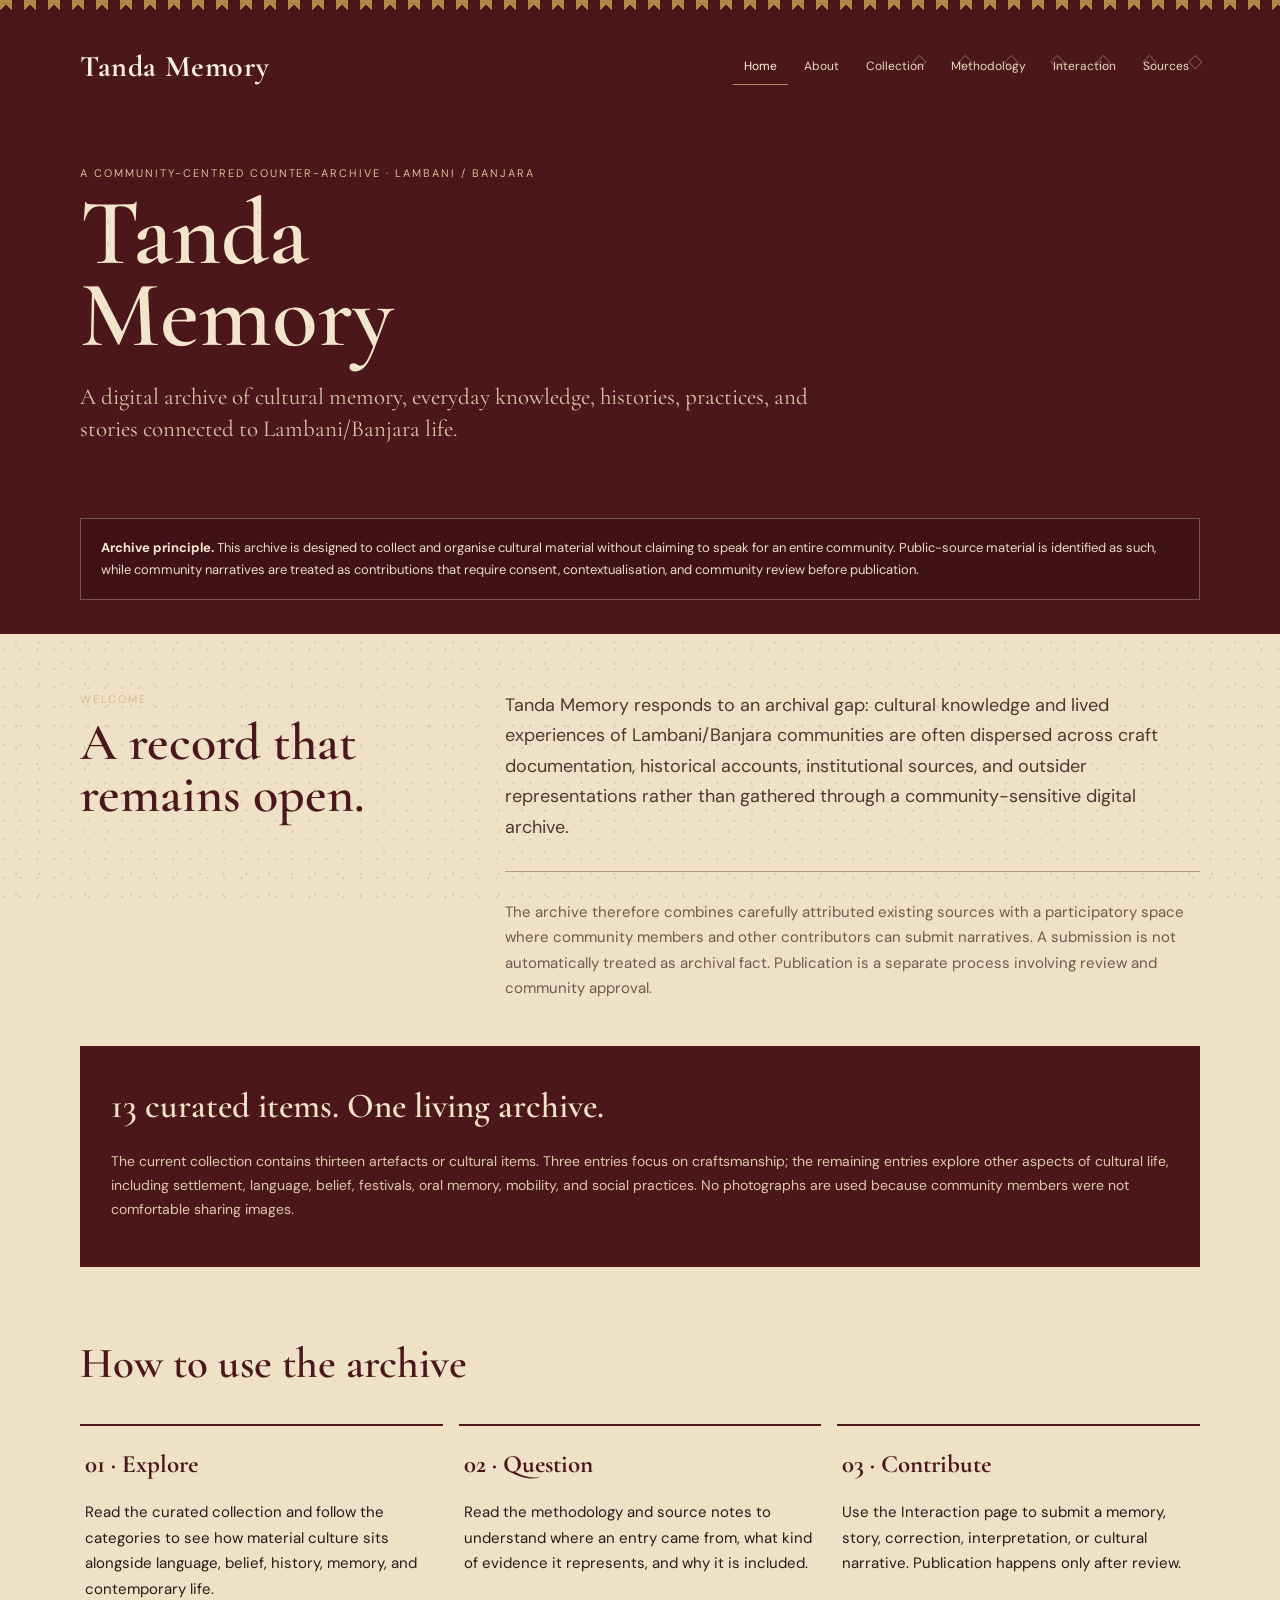
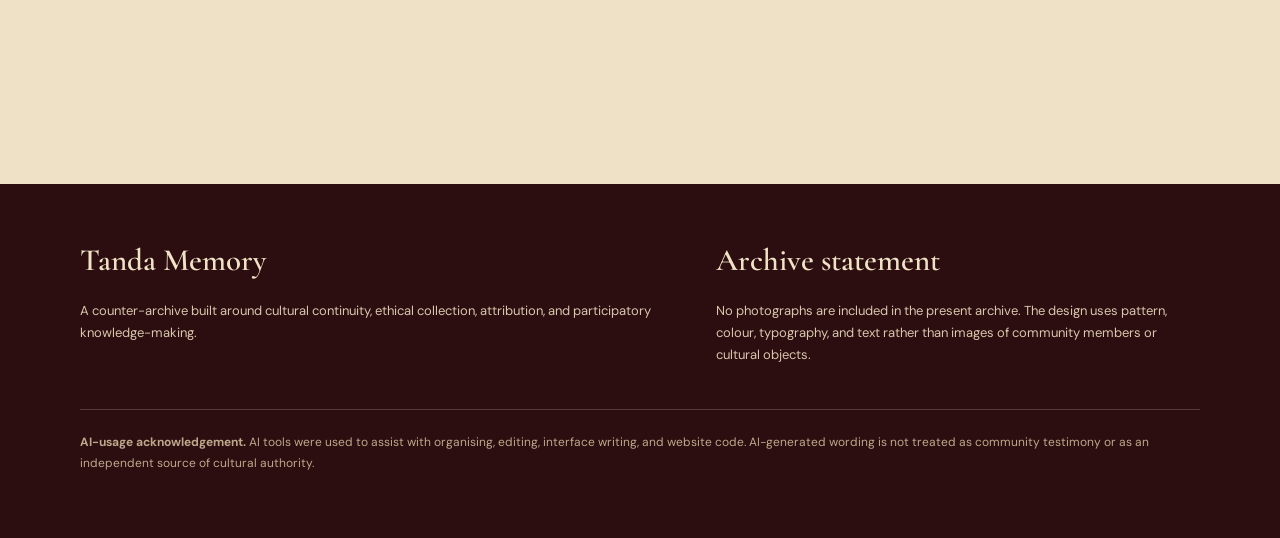
<file: index.html>
<!DOCTYPE html><html lang="en"><head><meta charset="UTF-8"><meta name="viewport" content="width=device-width,initial-scale=1"><title>Tanda Memory — Home</title><link rel="stylesheet" href="style.css"></head><body>
<div class="craft-border"></div><header><div class="container"><div class="topbar"><a class="logo" href="index.html">Tanda Memory</a><nav>
<a href="index.html">Home</a><a href="about.html">About</a><a href="collection.html">Collection</a><a href="methodology.html">Methodology</a><a href="interaction.html">Interaction</a><a href="sources.html">Sources</a></nav></div>
<div class="hero"><div class="kicker">A community-centred counter-archive · Lambani / Banjara</div><h1>Tanda<br>Memory</h1><p>A digital archive of cultural memory, everyday knowledge, histories, practices, and stories connected to Lambani/Banjara life.</p></div>
<div class="ethics"><strong>Archive principle.</strong> This archive is designed to collect and organise cultural material without claiming to speak for an entire community. Public-source material is identified as such, while community narratives are treated as contributions that require consent, contextualisation, and community review before publication.</div></div></header>
<main><div class="container">
<div class="page-intro"><div><div class="kicker">Welcome</div><h2>A record that remains open.</h2></div><div><p class="lead">Tanda Memory responds to an archival gap: cultural knowledge and lived experiences of Lambani/Banjara communities are often dispersed across craft documentation, historical accounts, institutional sources, and outsider representations rather than gathered through a community-sensitive digital archive.</p><div class="rule"></div><p>The archive therefore combines carefully attributed existing sources with a participatory space where community members and other contributors can submit narratives. A submission is not automatically treated as archival fact. Publication is a separate process involving review and community approval.</p></div></div>
<div class="notice"><h2>13 curated items. One living archive.</h2><p>The current collection contains thirteen artefacts or cultural items. Three entries focus on craftsmanship; the remaining entries explore other aspects of cultural life, including settlement, language, belief, festivals, oral memory, mobility, and social practices. No photographs are used because community members were not comfortable sharing images.</p></div>
<section class="section"><h2>How to use the archive</h2><div class="steps">
<div class="step"><b>01 · Explore</b><p>Read the curated collection and follow the categories to see how material culture sits alongside language, belief, history, memory, and contemporary life.</p></div>
<div class="step"><b>02 · Question</b><p>Read the methodology and source notes to understand where an entry came from, what kind of evidence it represents, and why it is included.</p></div>
<div class="step"><b>03 · Contribute</b><p>Use the Interaction page to submit a memory, story, correction, interpretation, or cultural narrative. Publication happens only after review.</p></div>
</div></section>
</div></main>
<footer><div class="container footer-grid"><section><h2>Tanda Memory</h2><p>A counter-archive built around cultural continuity, ethical collection, attribution, and participatory knowledge-making.</p></section><section><h2>Archive statement</h2><p>No photographs are included in the present archive. The design uses pattern, colour, typography, and text rather than images of community members or cultural objects.</p></section></div><div class="container ai"><strong>AI-usage acknowledgement.</strong> AI tools were used to assist with organising, editing, interface writing, and website code. AI-generated wording is not treated as community testimony or as an independent source of cultural authority.</div></footer><script src="main.js"></script></body></html>
</file>
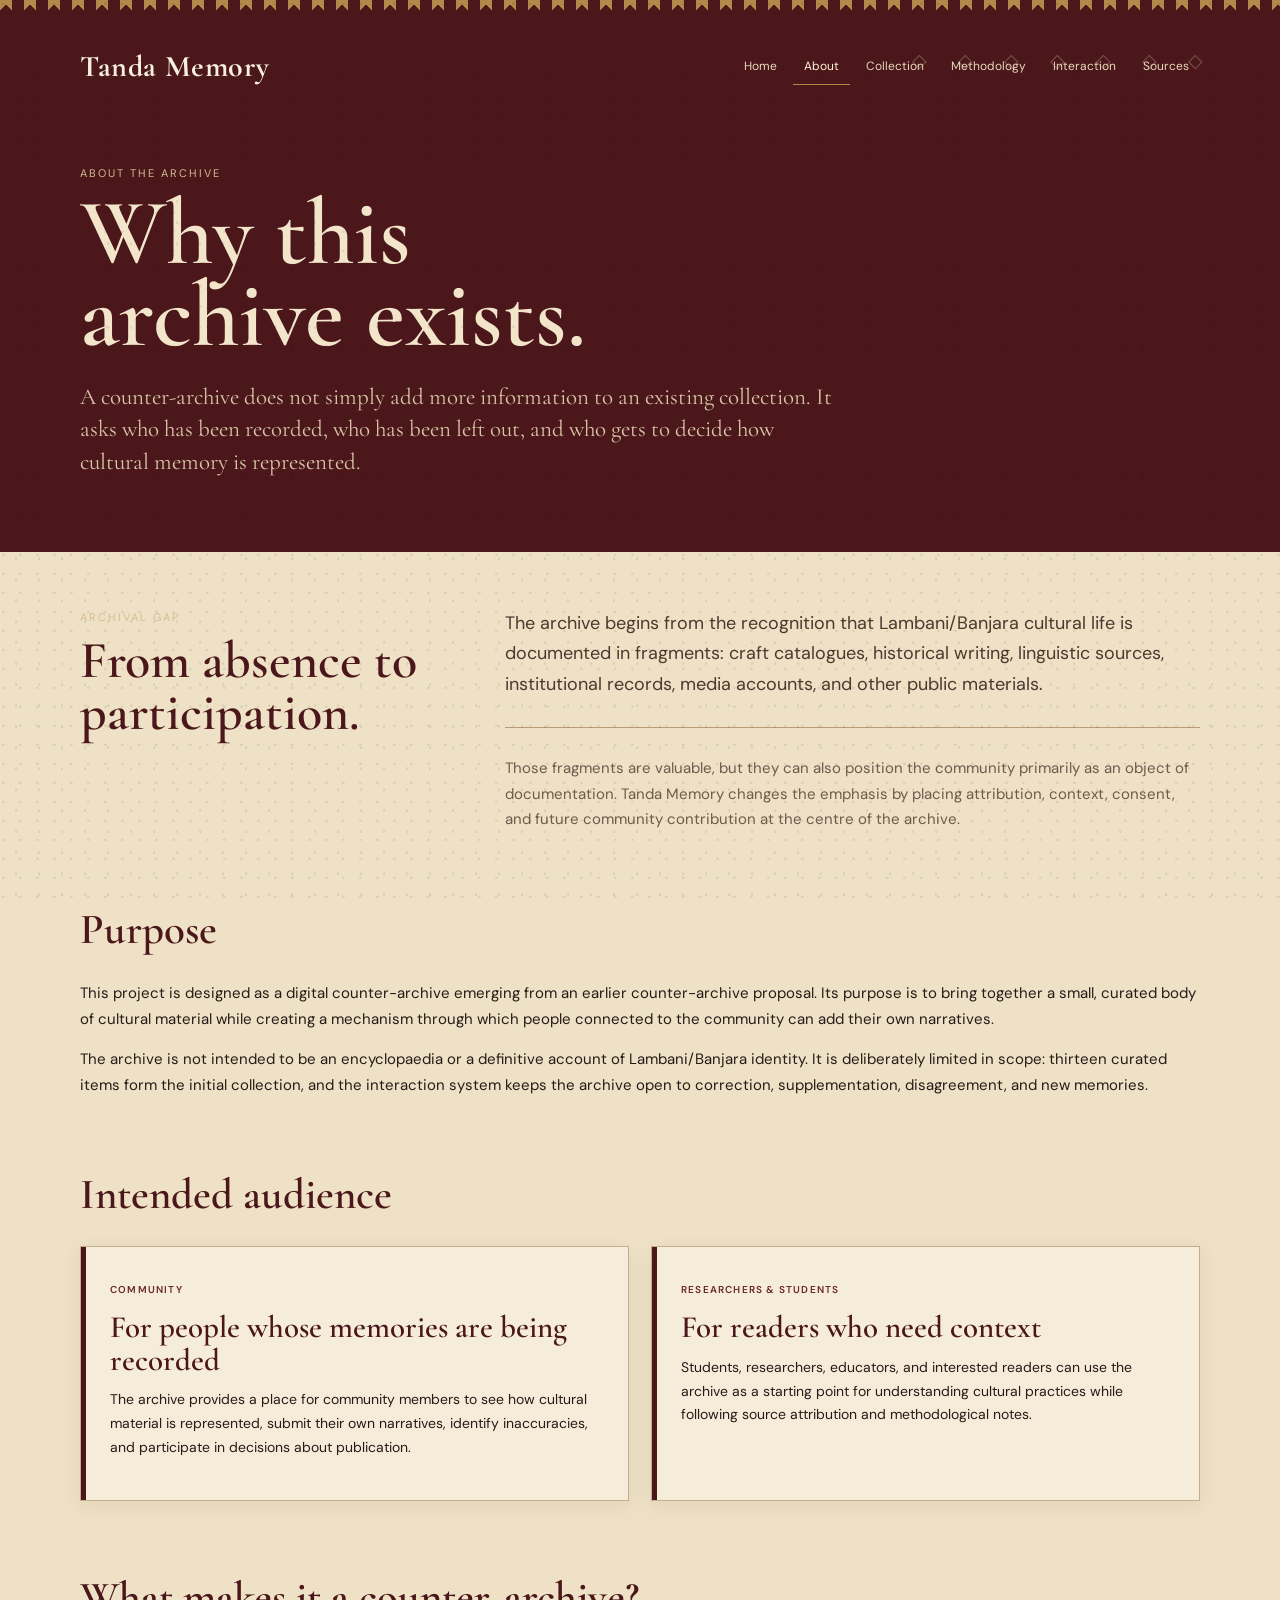
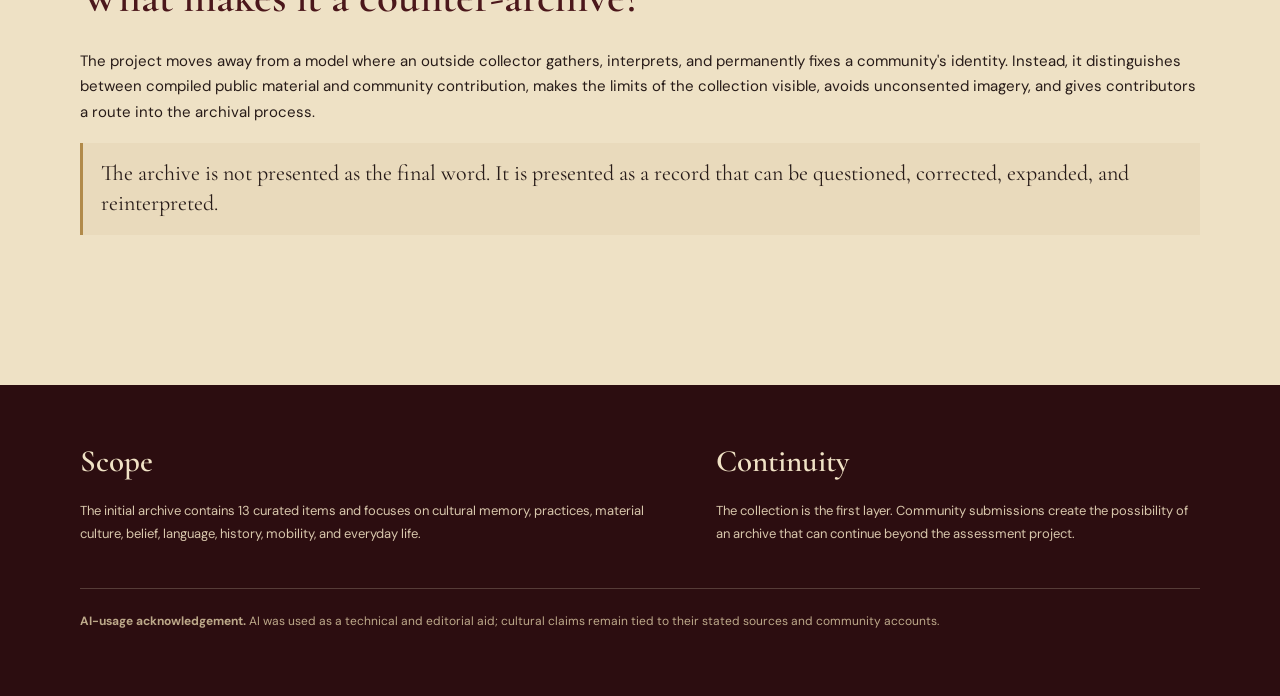
<file: about.html>
<!DOCTYPE html><html lang="en"><head><meta charset="UTF-8"><meta name="viewport" content="width=device-width,initial-scale=1"><title>Tanda Memory — About</title><link rel="stylesheet" href="style.css"></head><body>
<div class="craft-border"></div><header><div class="container"><div class="topbar"><a class="logo" href="index.html">Tanda Memory</a><nav><a href="index.html">Home</a><a href="about.html">About</a><a href="collection.html">Collection</a><a href="methodology.html">Methodology</a><a href="interaction.html">Interaction</a><a href="sources.html">Sources</a></nav></div><div class="hero"><div class="kicker">About the archive</div><h1>Why this<br>archive exists.</h1><p>A counter-archive does not simply add more information to an existing collection. It asks who has been recorded, who has been left out, and who gets to decide how cultural memory is represented.</p></div></div></header>
<main><div class="container">
<div class="page-intro"><div><div class="kicker">Archival gap</div><h2>From absence to participation.</h2></div><div><p class="lead">The archive begins from the recognition that Lambani/Banjara cultural life is documented in fragments: craft catalogues, historical writing, linguistic sources, institutional records, media accounts, and other public materials.</p><div class="rule"></div><p>Those fragments are valuable, but they can also position the community primarily as an object of documentation. Tanda Memory changes the emphasis by placing attribution, context, consent, and future community contribution at the centre of the archive.</p></div></div>
<section class="section"><h2>Purpose</h2><p>This project is designed as a digital counter-archive emerging from an earlier counter-archive proposal. Its purpose is to bring together a small, curated body of cultural material while creating a mechanism through which people connected to the community can add their own narratives.</p><p>The archive is not intended to be an encyclopaedia or a definitive account of Lambani/Banjara identity. It is deliberately limited in scope: thirteen curated items form the initial collection, and the interaction system keeps the archive open to correction, supplementation, disagreement, and new memories.</p></section>
<section class="section"><h2>Intended audience</h2><div class="grid"><article class="card"><span class="tag">Community</span><h3>For people whose memories are being recorded</h3><p>The archive provides a place for community members to see how cultural material is represented, submit their own narratives, identify inaccuracies, and participate in decisions about publication.</p></article><article class="card"><span class="tag">Researchers &amp; students</span><h3>For readers who need context</h3><p>Students, researchers, educators, and interested readers can use the archive as a starting point for understanding cultural practices while following source attribution and methodological notes.</p></article></div></section>
<section class="section"><h2>What makes it a counter-archive?</h2><p>The project moves away from a model where an outside collector gathers, interprets, and permanently fixes a community's identity. Instead, it distinguishes between compiled public material and community contribution, makes the limits of the collection visible, avoids unconsented imagery, and gives contributors a route into the archival process.</p><div class="quote">The archive is not presented as the final word. It is presented as a record that can be questioned, corrected, expanded, and reinterpreted.</div></section>
</div></main><footer><div class="container footer-grid"><section><h2>Scope</h2><p>The initial archive contains 13 curated items and focuses on cultural memory, practices, material culture, belief, language, history, mobility, and everyday life.</p></section><section><h2>Continuity</h2><p>The collection is the first layer. Community submissions create the possibility of an archive that can continue beyond the assessment project.</p></section></div><div class="container ai"><strong>AI-usage acknowledgement.</strong> AI was used as a technical and editorial aid; cultural claims remain tied to their stated sources and community accounts.</div></footer><script src="main.js"></script></body></html>
</file>
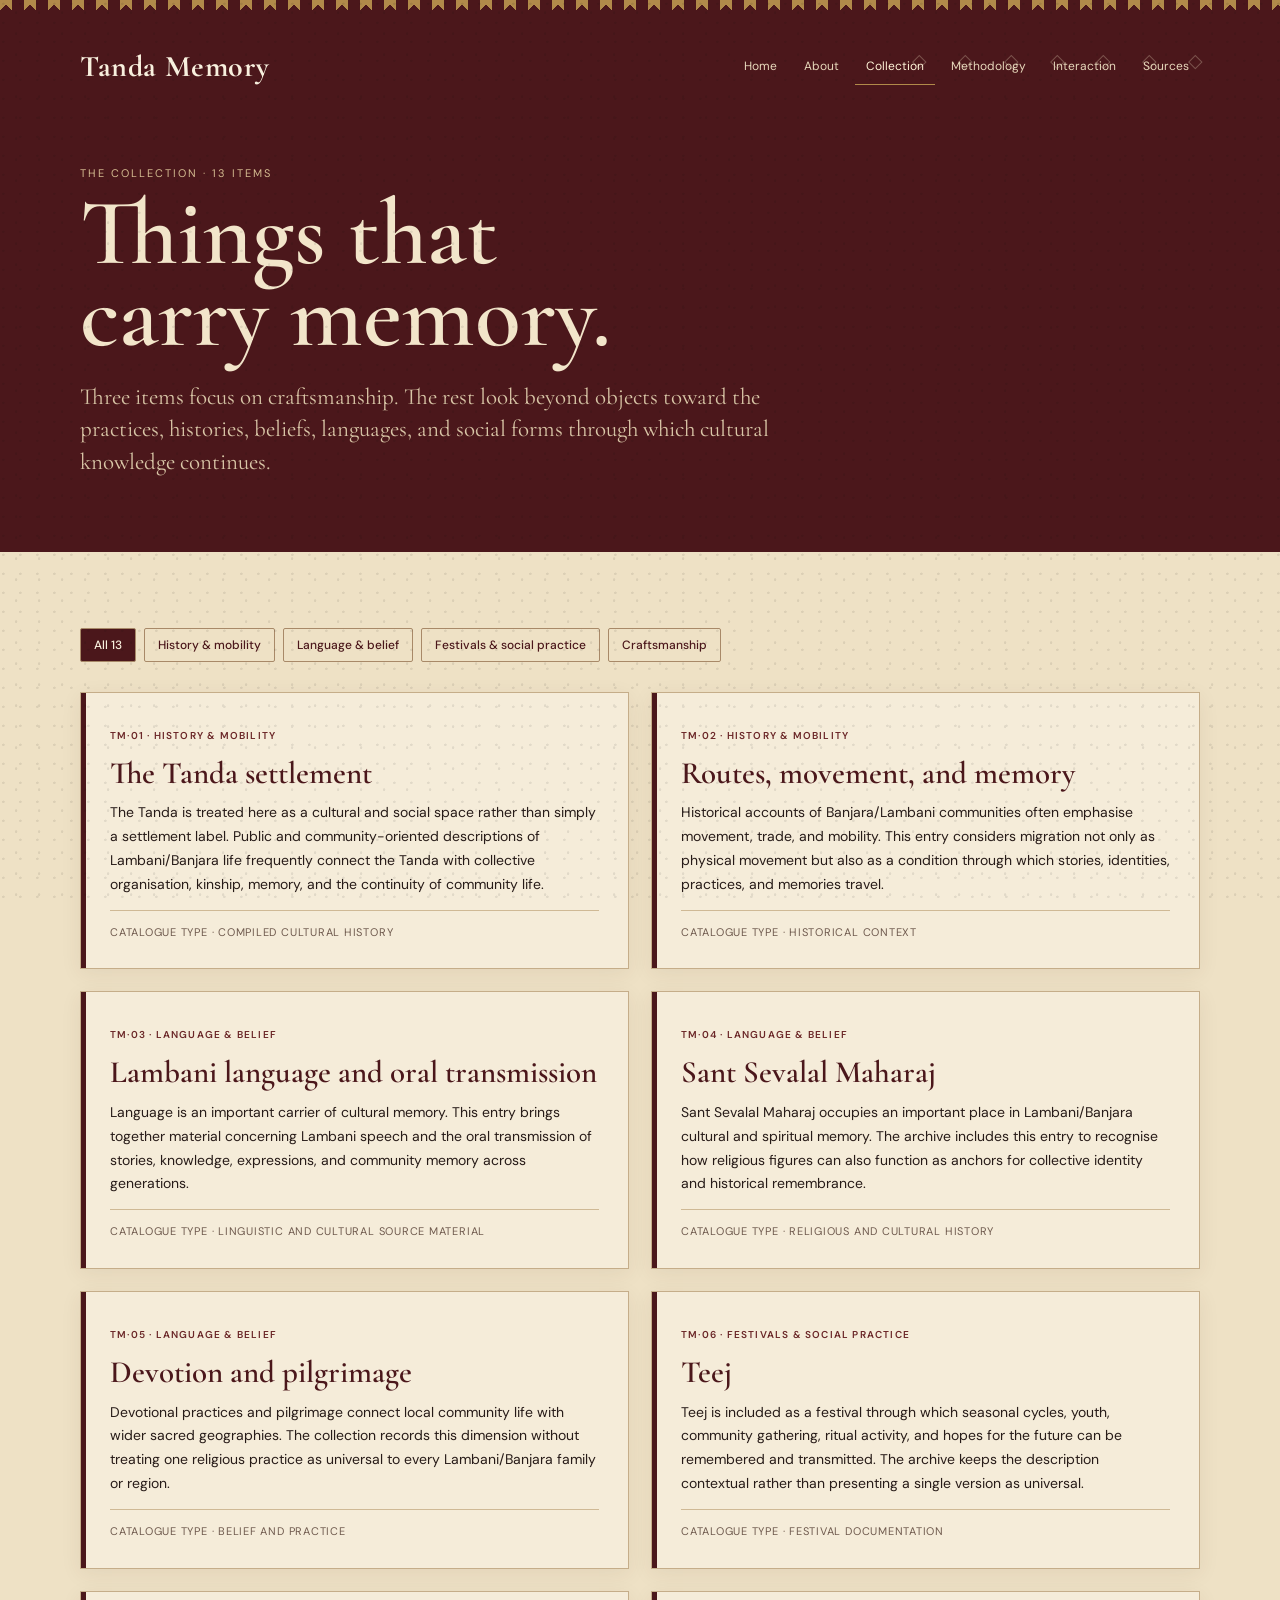
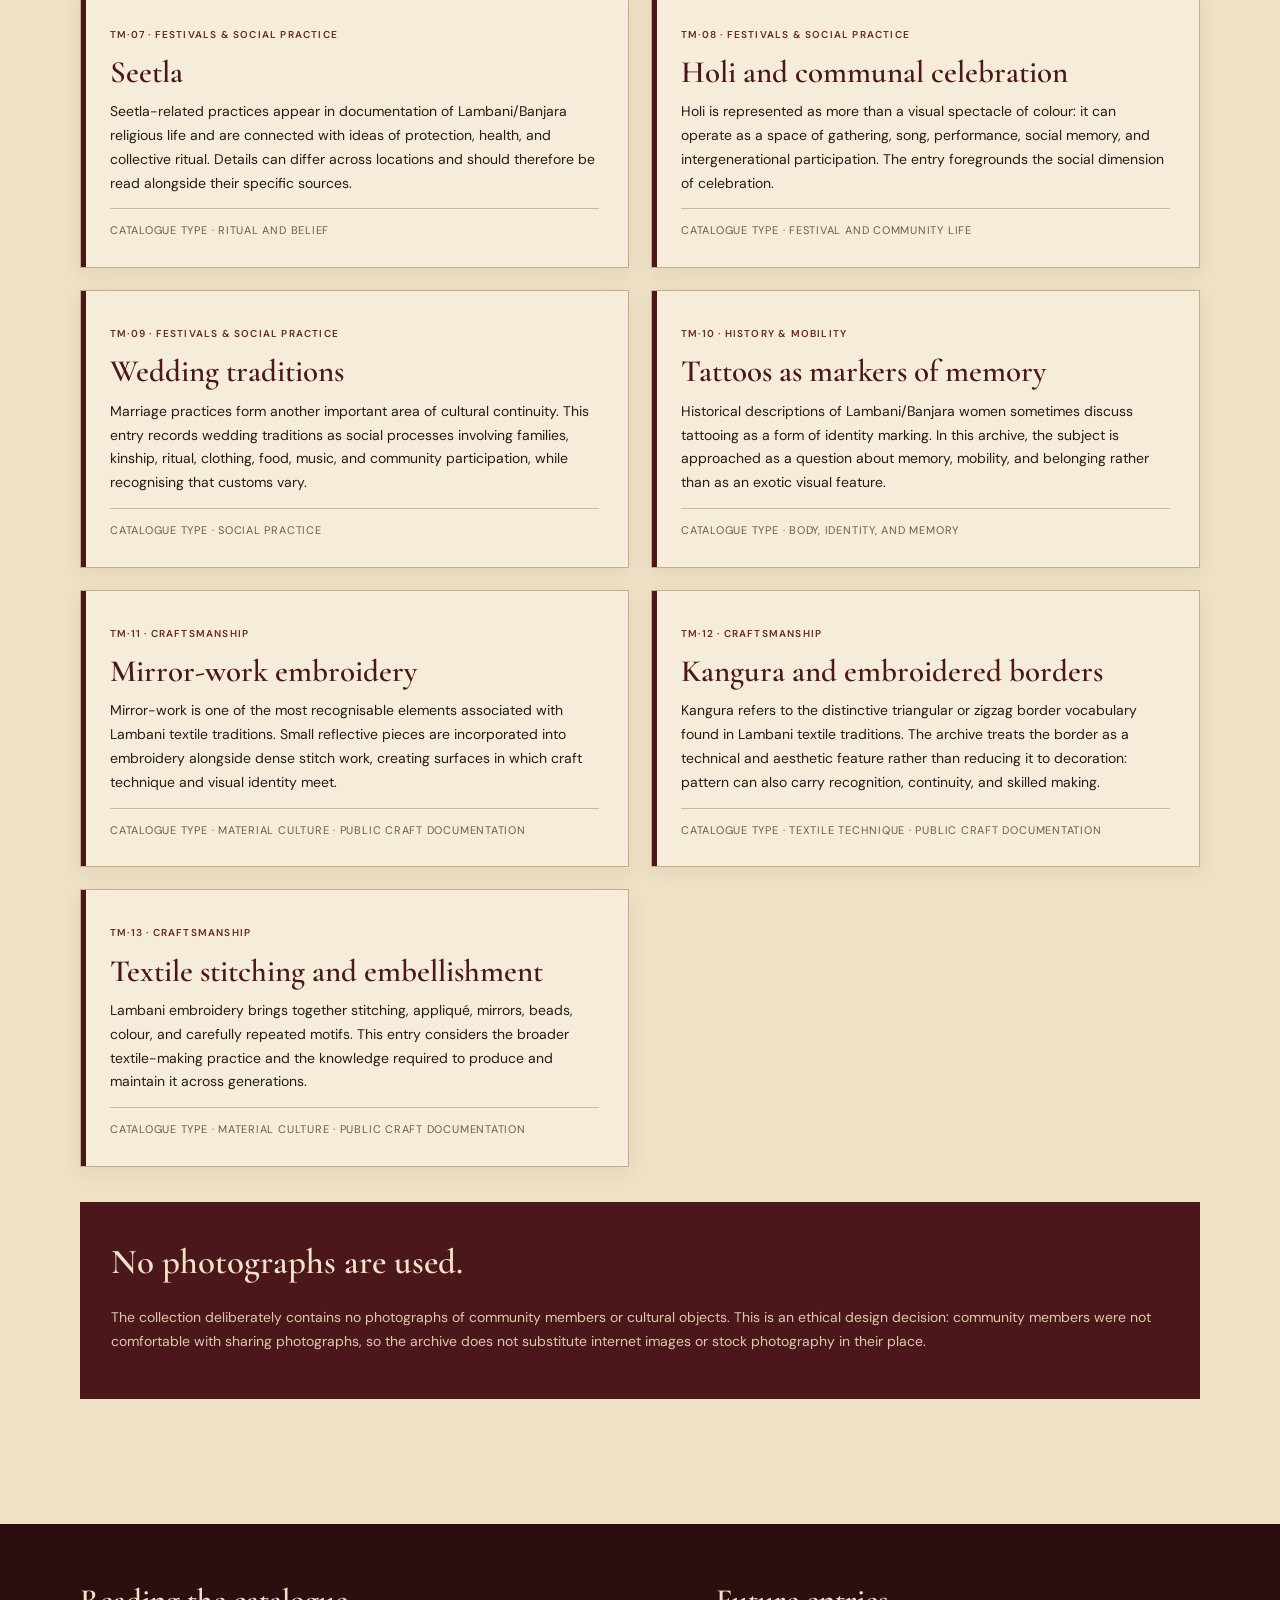
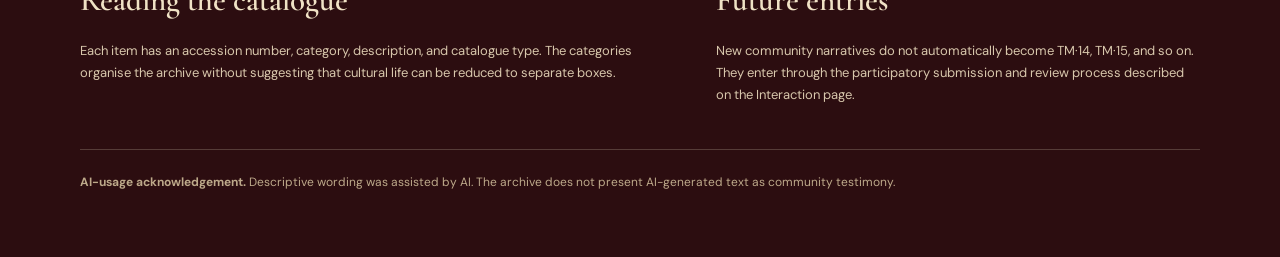
<file: collection.html>
<!DOCTYPE html><html lang="en"><head><meta charset="UTF-8"><meta name="viewport" content="width=device-width,initial-scale=1"><title>Tanda Memory — Collection</title><link rel="stylesheet" href="style.css"></head><body>
<div class="craft-border"></div><header><div class="container"><div class="topbar"><a class="logo" href="index.html">Tanda Memory</a><nav><a href="index.html">Home</a><a href="about.html">About</a><a href="collection.html">Collection</a><a href="methodology.html">Methodology</a><a href="interaction.html">Interaction</a><a href="sources.html">Sources</a></nav></div><div class="hero"><div class="kicker">The collection · 13 items</div><h1>Things that<br>carry memory.</h1><p>Three items focus on craftsmanship. The rest look beyond objects toward the practices, histories, beliefs, languages, and social forms through which cultural knowledge continues.</p></div></div></header>
<main><div class="container">
<div class="archive-tools"><button class="filter active" data-filter="all">All 13</button><button class="filter" data-filter="history">History &amp; mobility</button><button class="filter" data-filter="belief">Language &amp; belief</button><button class="filter" data-filter="practice">Festivals &amp; social practice</button><button class="filter" data-filter="craft">Craftsmanship</button></div>
<div class="grid">
<article class="card" data-category="history"><span class="tag">TM·01 · History &amp; mobility</span><h3>The Tanda settlement</h3><p>The Tanda is treated here as a cultural and social space rather than simply a settlement label. Public and community-oriented descriptions of Lambani/Banjara life frequently connect the Tanda with collective organisation, kinship, memory, and the continuity of community life.</p><div class="meta">Catalogue type · compiled cultural history</div></article>
<article class="card" data-category="history"><span class="tag">TM·02 · History &amp; mobility</span><h3>Routes, movement, and memory</h3><p>Historical accounts of Banjara/Lambani communities often emphasise movement, trade, and mobility. This entry considers migration not only as physical movement but also as a condition through which stories, identities, practices, and memories travel.</p><div class="meta">Catalogue type · historical context</div></article>
<article class="card" data-category="belief"><span class="tag">TM·03 · Language &amp; belief</span><h3>Lambani language and oral transmission</h3><p>Language is an important carrier of cultural memory. This entry brings together material concerning Lambani speech and the oral transmission of stories, knowledge, expressions, and community memory across generations.</p><div class="meta">Catalogue type · linguistic and cultural source material</div></article>
<article class="card" data-category="belief"><span class="tag">TM·04 · Language &amp; belief</span><h3>Sant Sevalal Maharaj</h3><p>Sant Sevalal Maharaj occupies an important place in Lambani/Banjara cultural and spiritual memory. The archive includes this entry to recognise how religious figures can also function as anchors for collective identity and historical remembrance.</p><div class="meta">Catalogue type · religious and cultural history</div></article>
<article class="card" data-category="belief"><span class="tag">TM·05 · Language &amp; belief</span><h3>Devotion and pilgrimage</h3><p>Devotional practices and pilgrimage connect local community life with wider sacred geographies. The collection records this dimension without treating one religious practice as universal to every Lambani/Banjara family or region.</p><div class="meta">Catalogue type · belief and practice</div></article>
<article class="card" data-category="practice"><span class="tag">TM·06 · Festivals &amp; social practice</span><h3>Teej</h3><p>Teej is included as a festival through which seasonal cycles, youth, community gathering, ritual activity, and hopes for the future can be remembered and transmitted. The archive keeps the description contextual rather than presenting a single version as universal.</p><div class="meta">Catalogue type · festival documentation</div></article>
<article class="card" data-category="practice"><span class="tag">TM·07 · Festivals &amp; social practice</span><h3>Seetla</h3><p>Seetla-related practices appear in documentation of Lambani/Banjara religious life and are connected with ideas of protection, health, and collective ritual. Details can differ across locations and should therefore be read alongside their specific sources.</p><div class="meta">Catalogue type · ritual and belief</div></article>
<article class="card" data-category="practice"><span class="tag">TM·08 · Festivals &amp; social practice</span><h3>Holi and communal celebration</h3><p>Holi is represented as more than a visual spectacle of colour: it can operate as a space of gathering, song, performance, social memory, and intergenerational participation. The entry foregrounds the social dimension of celebration.</p><div class="meta">Catalogue type · festival and community life</div></article>
<article class="card" data-category="practice"><span class="tag">TM·09 · Festivals &amp; social practice</span><h3>Wedding traditions</h3><p>Marriage practices form another important area of cultural continuity. This entry records wedding traditions as social processes involving families, kinship, ritual, clothing, food, music, and community participation, while recognising that customs vary.</p><div class="meta">Catalogue type · social practice</div></article>
<article class="card" data-category="history"><span class="tag">TM·10 · History &amp; mobility</span><h3>Tattoos as markers of memory</h3><p>Historical descriptions of Lambani/Banjara women sometimes discuss tattooing as a form of identity marking. In this archive, the subject is approached as a question about memory, mobility, and belonging rather than as an exotic visual feature.</p><div class="meta">Catalogue type · body, identity, and memory</div></article>
<article class="card" data-category="craft"><span class="tag">TM·11 · Craftsmanship</span><h3>Mirror-work embroidery</h3><p>Mirror-work is one of the most recognisable elements associated with Lambani textile traditions. Small reflective pieces are incorporated into embroidery alongside dense stitch work, creating surfaces in which craft technique and visual identity meet.</p><div class="meta">Catalogue type · material culture · public craft documentation</div></article>
<article class="card" data-category="craft"><span class="tag">TM·12 · Craftsmanship</span><h3>Kangura and embroidered borders</h3><p>Kangura refers to the distinctive triangular or zigzag border vocabulary found in Lambani textile traditions. The archive treats the border as a technical and aesthetic feature rather than reducing it to decoration: pattern can also carry recognition, continuity, and skilled making.</p><div class="meta">Catalogue type · textile technique · public craft documentation</div></article>
<article class="card" data-category="craft"><span class="tag">TM·13 · Craftsmanship</span><h3>Textile stitching and embellishment</h3><p>Lambani embroidery brings together stitching, appliqué, mirrors, beads, colour, and carefully repeated motifs. This entry considers the broader textile-making practice and the knowledge required to produce and maintain it across generations.</p><div class="meta">Catalogue type · material culture · public craft documentation</div></article>
</div>
<div class="notice"><h2>No photographs are used.</h2><p>The collection deliberately contains no photographs of community members or cultural objects. This is an ethical design decision: community members were not comfortable with sharing photographs, so the archive does not substitute internet images or stock photography in their place.</p></div>
</div></main><footer><div class="container footer-grid"><section><h2>Reading the catalogue</h2><p>Each item has an accession number, category, description, and catalogue type. The categories organise the archive without suggesting that cultural life can be reduced to separate boxes.</p></section><section><h2>Future entries</h2><p>New community narratives do not automatically become TM·14, TM·15, and so on. They enter through the participatory submission and review process described on the Interaction page.</p></section></div><div class="container ai"><strong>AI-usage acknowledgement.</strong> Descriptive wording was assisted by AI. The archive does not present AI-generated text as community testimony.</div></footer><script src="main.js"></script></body></html>
</file>
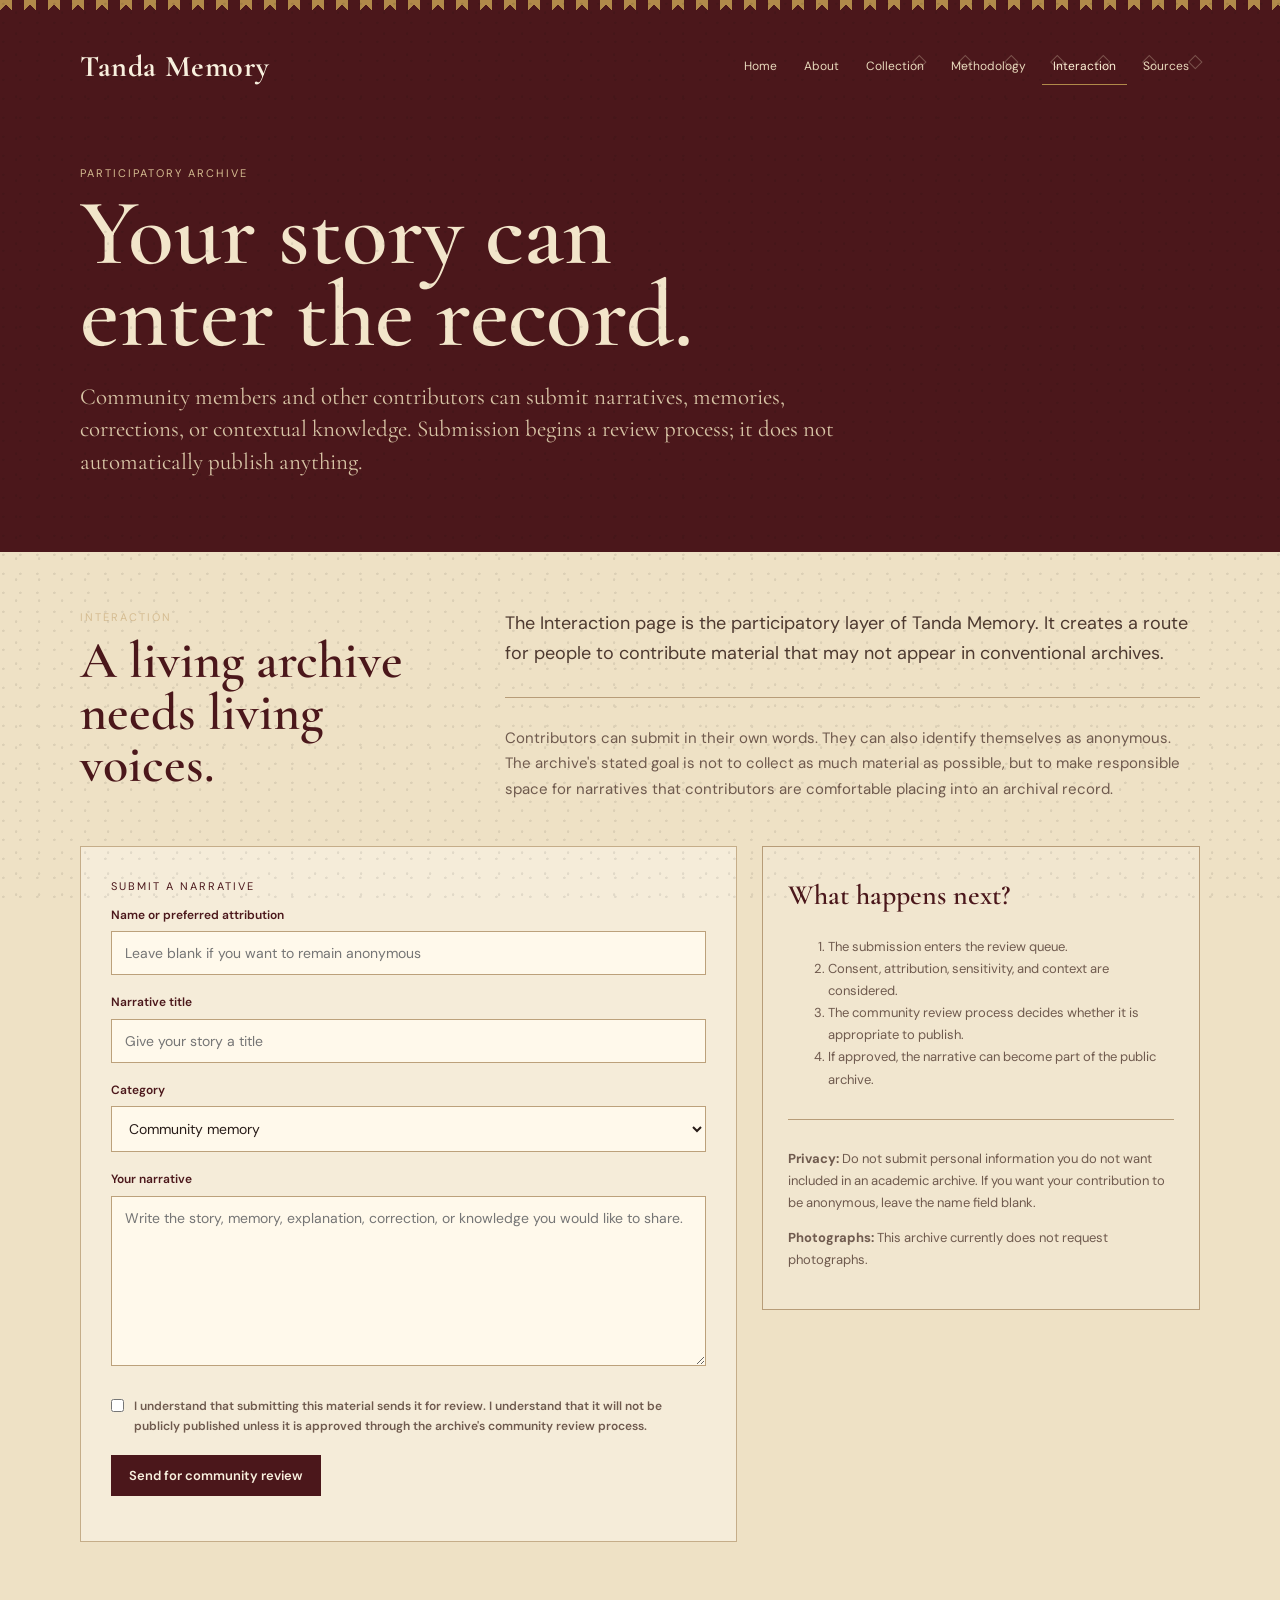
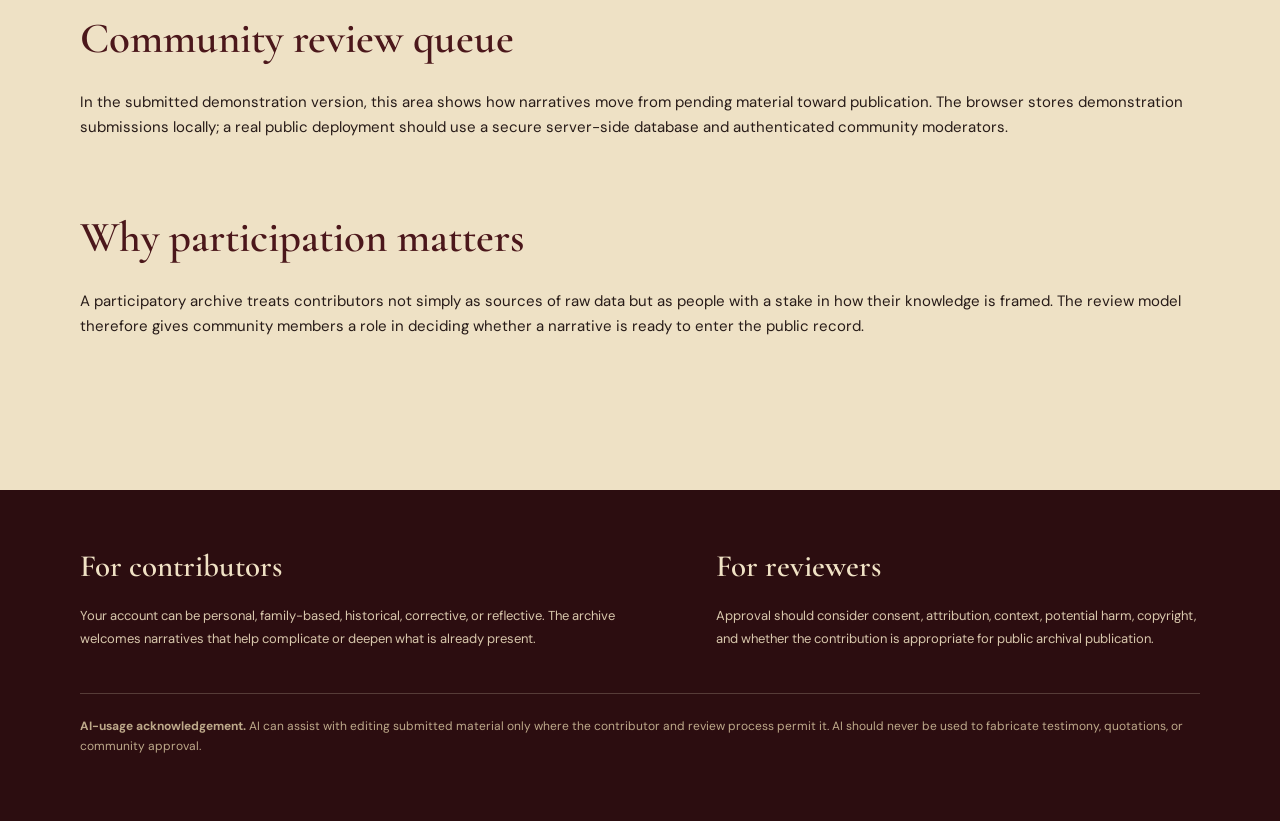
<file: interaction.html>
<!DOCTYPE html><html lang="en"><head><meta charset="UTF-8"><meta name="viewport" content="width=device-width,initial-scale=1"><title>Tanda Memory — Interaction</title><link rel="stylesheet" href="style.css"></head><body>
<div class="craft-border"></div><header><div class="container"><div class="topbar"><a class="logo" href="index.html">Tanda Memory</a><nav><a href="index.html">Home</a><a href="about.html">About</a><a href="collection.html">Collection</a><a href="methodology.html">Methodology</a><a href="interaction.html">Interaction</a><a href="sources.html">Sources</a></nav></div><div class="hero"><div class="kicker">Participatory archive</div><h1>Your story can<br>enter the record.</h1><p>Community members and other contributors can submit narratives, memories, corrections, or contextual knowledge. Submission begins a review process; it does not automatically publish anything.</p></div></div></header>
<main><div class="container">
<div class="page-intro"><div><div class="kicker">Interaction</div><h2>A living archive needs living voices.</h2></div><div><p class="lead">The Interaction page is the participatory layer of Tanda Memory. It creates a route for people to contribute material that may not appear in conventional archives.</p><div class="rule"></div><p>Contributors can submit in their own words. They can also identify themselves as anonymous. The archive's stated goal is not to collect as much material as possible, but to make responsible space for narratives that contributors are comfortable placing into an archival record.</p></div></div>
<div class="form-wrap">
<form id="narrativeForm">
<div class="kicker" style="color:var(--maroon)">Submit a narrative</div>
<label for="name">Name or preferred attribution</label><input id="name" name="name" placeholder="Leave blank if you want to remain anonymous">
<label for="title">Narrative title</label><input id="title" name="title" required placeholder="Give your story a title">
<label for="category">Category</label><select id="category" name="category"><option>Community memory</option><option>Language</option><option>Belief or festival</option><option>Craft or material culture</option><option>History or migration</option><option>Everyday life</option><option>Correction or addition</option></select>
<label for="text">Your narrative</label><textarea id="text" name="text" required placeholder="Write the story, memory, explanation, correction, or knowledge you would like to share."></textarea>
<label class="checkbox"><input type="checkbox" required> I understand that submitting this material sends it for review. I understand that it will not be publicly published unless it is approved through the archive's community review process.</label>
<button class="submit" type="submit">Send for community review</button>
<p id="received" style="font-size:12px;color:var(--maroon);margin-top:15px"></p>
</form>
<aside class="sidebox"><h3>What happens next?</h3><ol><li>The submission enters the review queue.</li><li>Consent, attribution, sensitivity, and context are considered.</li><li>The community review process decides whether it is appropriate to publish.</li><li>If approved, the narrative can become part of the public archive.</li></ol><div class="rule"></div><p><strong>Privacy:</strong> Do not submit personal information you do not want included in an academic archive. If you want your contribution to be anonymous, leave the name field blank.</p><p><strong>Photographs:</strong> This archive currently does not request photographs.</p></aside>
</div>
<section class="section"><h2>Community review queue</h2><p>In the submitted demonstration version, this area shows how narratives move from pending material toward publication. The browser stores demonstration submissions locally; a real public deployment should use a secure server-side database and authenticated community moderators.</p><div id="submissionList" class="submissions"></div></section>
<section class="section"><h2>Why participation matters</h2><p>A participatory archive treats contributors not simply as sources of raw data but as people with a stake in how their knowledge is framed. The review model therefore gives community members a role in deciding whether a narrative is ready to enter the public record.</p></section>
</div></main><footer><div class="container footer-grid"><section><h2>For contributors</h2><p>Your account can be personal, family-based, historical, corrective, or reflective. The archive welcomes narratives that help complicate or deepen what is already present.</p></section><section><h2>For reviewers</h2><p>Approval should consider consent, attribution, context, potential harm, copyright, and whether the contribution is appropriate for public archival publication.</p></section></div><div class="container ai"><strong>AI-usage acknowledgement.</strong> AI can assist with editing submitted material only where the contributor and review process permit it. AI should never be used to fabricate testimony, quotations, or community approval.</div></footer><script src="main.js"></script></body></html>
</file>
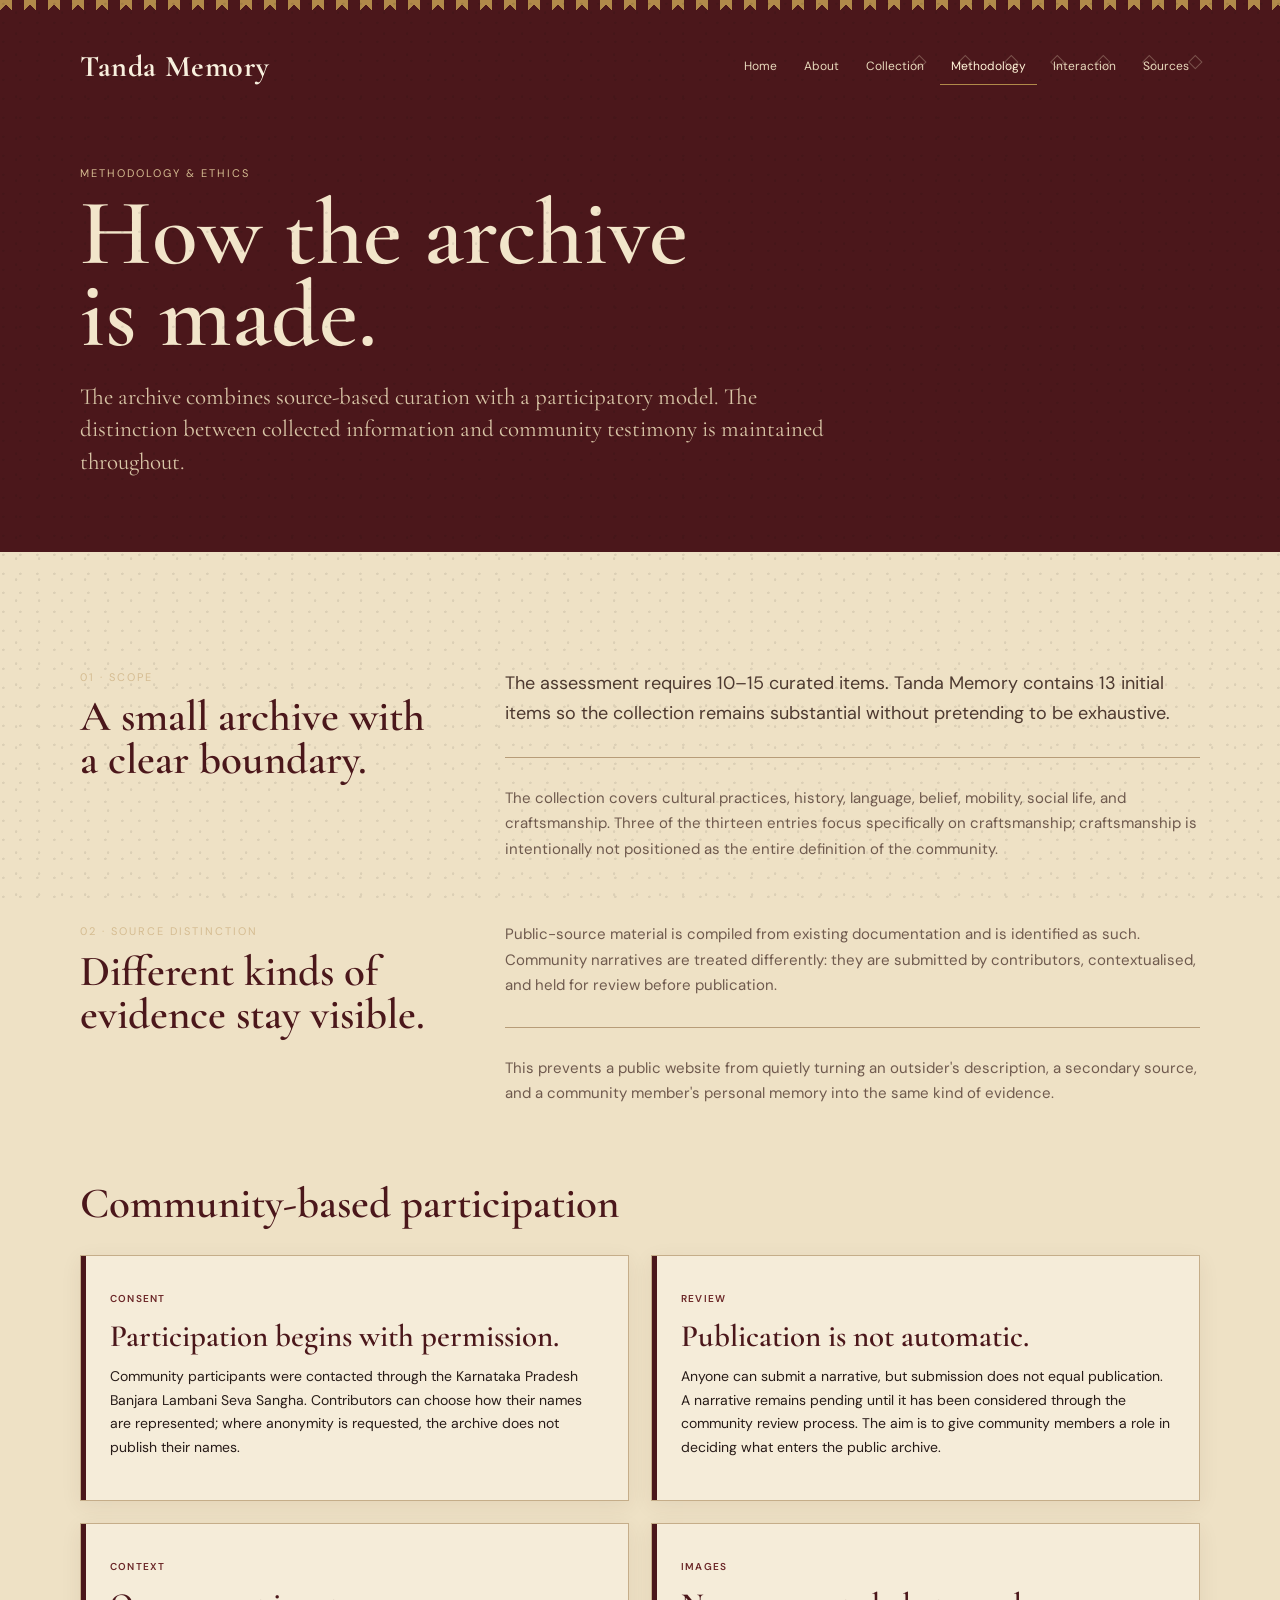
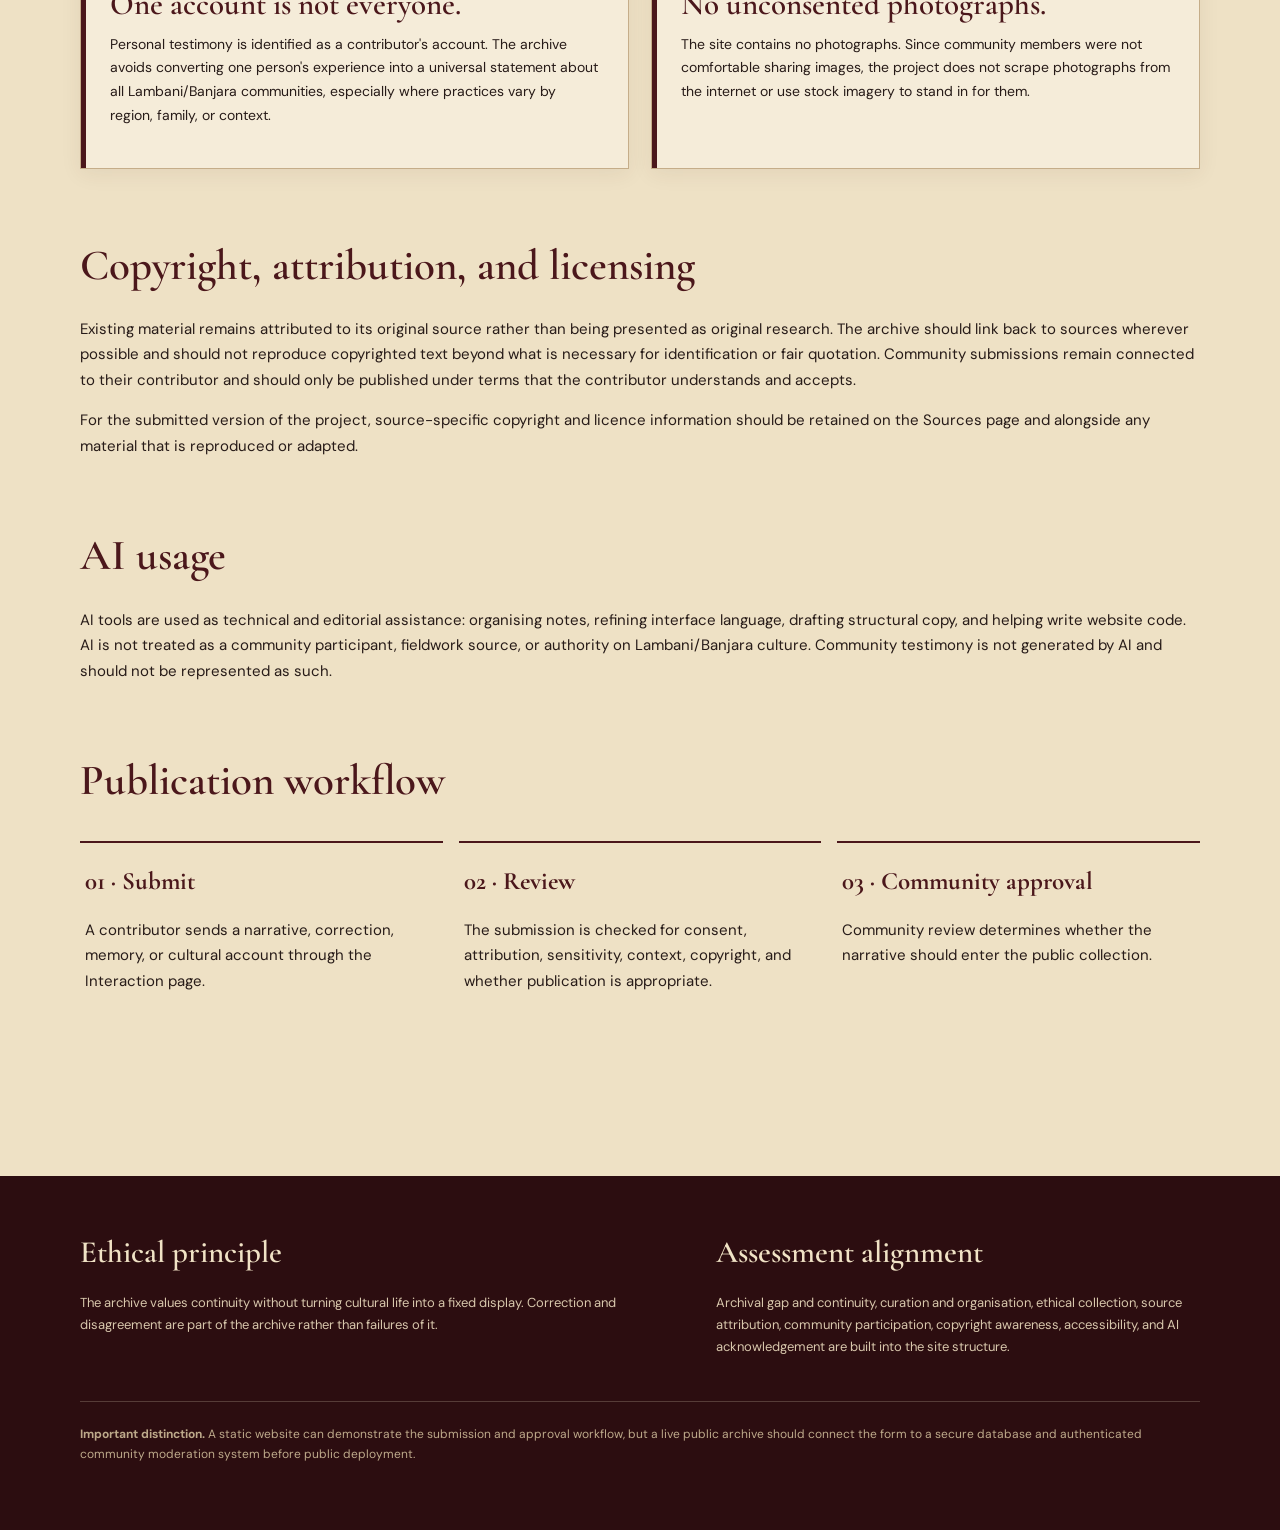
<file: methodology.html>
<!DOCTYPE html><html lang="en"><head><meta charset="UTF-8"><meta name="viewport" content="width=device-width,initial-scale=1"><title>Tanda Memory — Methodology</title><link rel="stylesheet" href="style.css"></head><body>
<div class="craft-border"></div><header><div class="container"><div class="topbar"><a class="logo" href="index.html">Tanda Memory</a><nav><a href="index.html">Home</a><a href="about.html">About</a><a href="collection.html">Collection</a><a href="methodology.html">Methodology</a><a href="interaction.html">Interaction</a><a href="sources.html">Sources</a></nav></div><div class="hero"><div class="kicker">Methodology &amp; ethics</div><h1>How the archive<br>is made.</h1><p>The archive combines source-based curation with a participatory model. The distinction between collected information and community testimony is maintained throughout.</p></div></div></header>
<main><div class="container">
<section class="section"><div class="page-intro"><div><div class="kicker">01 · Scope</div><h2>A small archive with a clear boundary.</h2></div><div><p class="lead">The assessment requires 10–15 curated items. Tanda Memory contains 13 initial items so the collection remains substantial without pretending to be exhaustive.</p><div class="rule"></div><p>The collection covers cultural practices, history, language, belief, mobility, social life, and craftsmanship. Three of the thirteen entries focus specifically on craftsmanship; craftsmanship is intentionally not positioned as the entire definition of the community.</p></div></div></section>
<section class="section"><div class="page-intro"><div><div class="kicker">02 · Source distinction</div><h2>Different kinds of evidence stay visible.</h2></div><div><p>Public-source material is compiled from existing documentation and is identified as such. Community narratives are treated differently: they are submitted by contributors, contextualised, and held for review before publication.</p><div class="rule"></div><p>This prevents a public website from quietly turning an outsider's description, a secondary source, and a community member's personal memory into the same kind of evidence.</p></div></div></section>
<section class="section"><h2>Community-based participation</h2><div class="grid"><article class="card"><span class="tag">Consent</span><h3>Participation begins with permission.</h3><p>Community participants were contacted through the Karnataka Pradesh Banjara Lambani Seva Sangha. Contributors can choose how their names are represented; where anonymity is requested, the archive does not publish their names.</p></article><article class="card"><span class="tag">Review</span><h3>Publication is not automatic.</h3><p>Anyone can submit a narrative, but submission does not equal publication. A narrative remains pending until it has been considered through the community review process. The aim is to give community members a role in deciding what enters the public archive.</p></article><article class="card"><span class="tag">Context</span><h3>One account is not everyone.</h3><p>Personal testimony is identified as a contributor's account. The archive avoids converting one person's experience into a universal statement about all Lambani/Banjara communities, especially where practices vary by region, family, or context.</p></article><article class="card"><span class="tag">Images</span><h3>No unconsented photographs.</h3><p>The site contains no photographs. Since community members were not comfortable sharing images, the project does not scrape photographs from the internet or use stock imagery to stand in for them.</p></article></div></section>
<section class="section"><h2>Copyright, attribution, and licensing</h2><p>Existing material remains attributed to its original source rather than being presented as original research. The archive should link back to sources wherever possible and should not reproduce copyrighted text beyond what is necessary for identification or fair quotation. Community submissions remain connected to their contributor and should only be published under terms that the contributor understands and accepts.</p><p>For the submitted version of the project, source-specific copyright and licence information should be retained on the Sources page and alongside any material that is reproduced or adapted.</p></section>
<section class="section"><h2>AI usage</h2><p>AI tools are used as technical and editorial assistance: organising notes, refining interface language, drafting structural copy, and helping write website code. AI is not treated as a community participant, fieldwork source, or authority on Lambani/Banjara culture. Community testimony is not generated by AI and should not be represented as such.</p></section>
<section class="section"><h2>Publication workflow</h2><div class="steps"><div class="step"><b>01 · Submit</b><p>A contributor sends a narrative, correction, memory, or cultural account through the Interaction page.</p></div><div class="step"><b>02 · Review</b><p>The submission is checked for consent, attribution, sensitivity, context, copyright, and whether publication is appropriate.</p></div><div class="step"><b>03 · Community approval</b><p>Community review determines whether the narrative should enter the public collection.</p></div></div></section>
</div></main><footer><div class="container footer-grid"><section><h2>Ethical principle</h2><p>The archive values continuity without turning cultural life into a fixed display. Correction and disagreement are part of the archive rather than failures of it.</p></section><section><h2>Assessment alignment</h2><p>Archival gap and continuity, curation and organisation, ethical collection, source attribution, community participation, copyright awareness, accessibility, and AI acknowledgement are built into the site structure.</p></section></div><div class="container ai"><strong>Important distinction.</strong> A static website can demonstrate the submission and approval workflow, but a live public archive should connect the form to a secure database and authenticated community moderation system before public deployment.</div></footer><script src="main.js"></script></body></html>
</file>
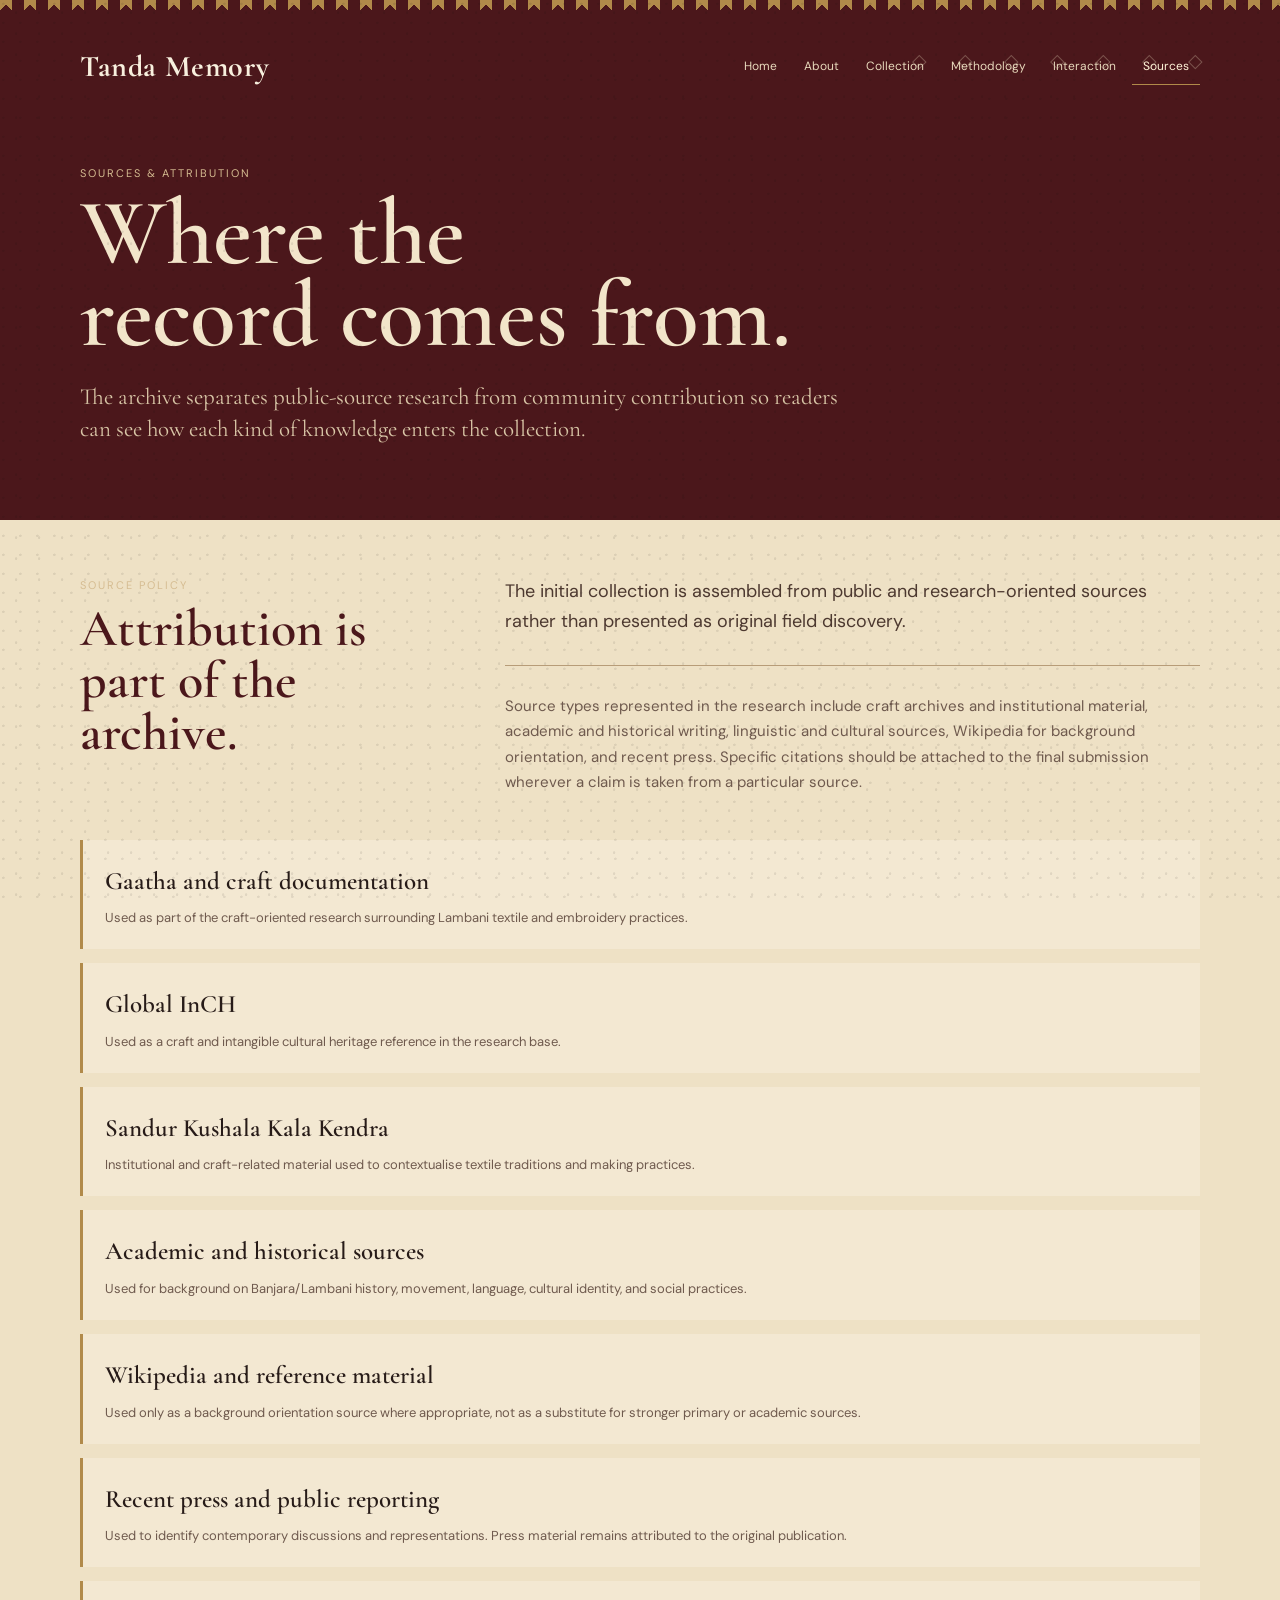
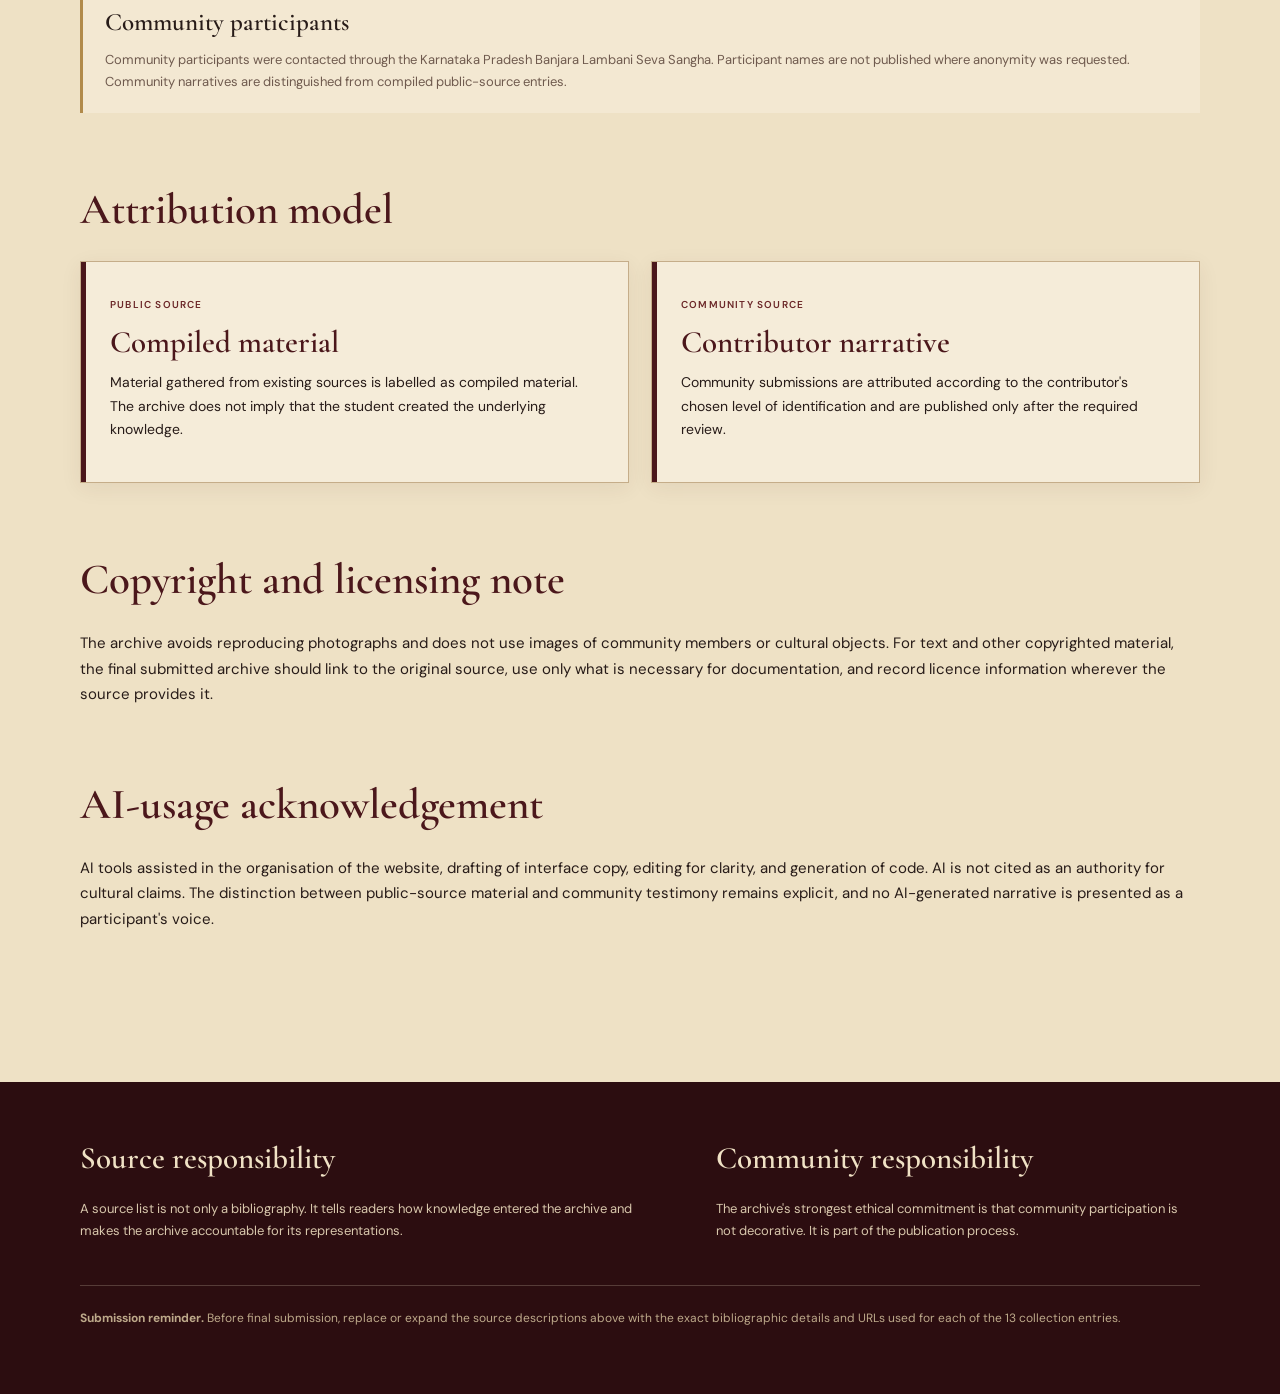
<file: sources.html>
<!DOCTYPE html><html lang="en"><head><meta charset="UTF-8"><meta name="viewport" content="width=device-width,initial-scale=1"><title>Tanda Memory — Sources</title><link rel="stylesheet" href="style.css"></head><body>
<div class="craft-border"></div><header><div class="container"><div class="topbar"><a class="logo" href="index.html">Tanda Memory</a><nav><a href="index.html">Home</a><a href="about.html">About</a><a href="collection.html">Collection</a><a href="methodology.html">Methodology</a><a href="interaction.html">Interaction</a><a href="sources.html">Sources</a></nav></div><div class="hero"><div class="kicker">Sources &amp; attribution</div><h1>Where the<br>record comes from.</h1><p>The archive separates public-source research from community contribution so readers can see how each kind of knowledge enters the collection.</p></div></div></header>
<main><div class="container">
<div class="page-intro"><div><div class="kicker">Source policy</div><h2>Attribution is part of the archive.</h2></div><div><p class="lead">The initial collection is assembled from public and research-oriented sources rather than presented as original field discovery.</p><div class="rule"></div><p>Source types represented in the research include craft archives and institutional material, academic and historical writing, linguistic and cultural sources, Wikipedia for background orientation, and recent press. Specific citations should be attached to the final submission wherever a claim is taken from a particular source.</p></div></div>
<div class="sources-list">
<div class="source-item"><h3>Gaatha and craft documentation</h3><p>Used as part of the craft-oriented research surrounding Lambani textile and embroidery practices.</p></div>
<div class="source-item"><h3>Global InCH</h3><p>Used as a craft and intangible cultural heritage reference in the research base.</p></div>
<div class="source-item"><h3>Sandur Kushala Kala Kendra</h3><p>Institutional and craft-related material used to contextualise textile traditions and making practices.</p></div>
<div class="source-item"><h3>Academic and historical sources</h3><p>Used for background on Banjara/Lambani history, movement, language, cultural identity, and social practices.</p></div>
<div class="source-item"><h3>Wikipedia and reference material</h3><p>Used only as a background orientation source where appropriate, not as a substitute for stronger primary or academic sources.</p></div>
<div class="source-item"><h3>Recent press and public reporting</h3><p>Used to identify contemporary discussions and representations. Press material remains attributed to the original publication.</p></div>
<div class="source-item"><h3>Community participants</h3><p>Community participants were contacted through the Karnataka Pradesh Banjara Lambani Seva Sangha. Participant names are not published where anonymity was requested. Community narratives are distinguished from compiled public-source entries.</p></div>
</div>
<section class="section"><h2>Attribution model</h2><div class="grid"><article class="card"><span class="tag">Public source</span><h3>Compiled material</h3><p>Material gathered from existing sources is labelled as compiled material. The archive does not imply that the student created the underlying knowledge.</p></article><article class="card"><span class="tag">Community source</span><h3>Contributor narrative</h3><p>Community submissions are attributed according to the contributor's chosen level of identification and are published only after the required review.</p></article></div></section>
<section class="section"><h2>Copyright and licensing note</h2><p>The archive avoids reproducing photographs and does not use images of community members or cultural objects. For text and other copyrighted material, the final submitted archive should link to the original source, use only what is necessary for documentation, and record licence information wherever the source provides it.</p></section>
<section class="section"><h2>AI-usage acknowledgement</h2><p>AI tools assisted in the organisation of the website, drafting of interface copy, editing for clarity, and generation of code. AI is not cited as an authority for cultural claims. The distinction between public-source material and community testimony remains explicit, and no AI-generated narrative is presented as a participant's voice.</p></section>
</div></main><footer><div class="container footer-grid"><section><h2>Source responsibility</h2><p>A source list is not only a bibliography. It tells readers how knowledge entered the archive and makes the archive accountable for its representations.</p></section><section><h2>Community responsibility</h2><p>The archive's strongest ethical commitment is that community participation is not decorative. It is part of the publication process.</p></section></div><div class="container ai"><strong>Submission reminder.</strong> Before final submission, replace or expand the source descriptions above with the exact bibliographic details and URLs used for each of the 13 collection entries.</div></footer><script src="main.js"></script></body></html>
</file>
<file: style.css>
@import url('https://fonts.googleapis.com/css2?family=Cormorant+Garamond:wght@400;500;600;700&family=DM+Sans:wght@400;500;600&display=swap');

:root{
  --maroon:#4b171b; --maroon-dark:#2d0d10; --maroon-soft:#6b2728;
  --parchment:#eee1c5; --paper:#f5ecd9; --ink:#271b18; --muted:#6f5a4e;
  --line:#b79c78; --gold:#b18a4a; --cream:#f8f0de; --white:#fffaf0;
}
*{box-sizing:border-box}
html{scroll-behavior:smooth}
body{margin:0;color:var(--ink);background:var(--parchment);font-family:"DM Sans",Arial,sans-serif;line-height:1.7}
body:before{content:"";position:fixed;inset:0;pointer-events:none;z-index:50;opacity:.08;
background-image:radial-gradient(circle at 20% 20%,#000 0 1px,transparent 1.5px),radial-gradient(circle at 70% 60%,#000 0 1px,transparent 1.5px);
background-size:17px 19px,23px 21px;mix-blend-mode:multiply}
a{color:inherit;text-decoration:none}
.container{width:min(1120px,calc(100% - 40px));margin:auto}
.craft-border{height:17px;background:linear-gradient(135deg,var(--gold) 25%,transparent 25%) 0 0/24px 17px,linear-gradient(225deg,var(--gold) 25%,transparent 25%) 12px 0/24px 17px;background-color:var(--maroon)}
header{background:var(--maroon);color:var(--cream);padding:24px 0 34px;position:relative;overflow:hidden}
header:after{content:"◇ ◇ ◇ ◇ ◇ ◇ ◇";position:absolute;right:5%;top:28px;letter-spacing:13px;font-size:19px;color:rgba(238,225,197,.3)}
.topbar{display:flex;align-items:center;justify-content:space-between;gap:25px}
.logo{font-family:"Cormorant Garamond",Georgia,serif;font-size:30px;font-weight:700;letter-spacing:.02em}
nav{display:flex;flex-wrap:wrap;justify-content:flex-end;gap:5px;position:relative;z-index:2}
nav a{padding:8px 11px;font-size:12px;color:#e7d8bb;border-bottom:1px solid transparent}
nav a:hover,nav a.active{color:#fff3d7;border-bottom-color:var(--gold)}
.hero{padding:72px 0 40px;max-width:920px}
.kicker{text-transform:uppercase;letter-spacing:.18em;font-size:11px;color:#d5bc91;margin-bottom:9px}
h1,h2,h3{font-family:"Cormorant Garamond",Georgia,serif;font-weight:600}
h1{font-size:clamp(55px,8vw,94px);line-height:.88;margin:0;color:#f2e5ca}
.hero p{max-width:760px;margin:24px 0 0;color:#d9c6a7;font-family:"Cormorant Garamond",Georgia,serif;font-size:23px;line-height:1.4}
.ethics{margin-top:32px;padding:18px 20px;border:1px solid rgba(238,225,197,.32);background:rgba(20,4,6,.2);color:#eadcc4;font-size:13px}
.ethics strong{color:#f4e8d1}
main{padding:56px 0 90px}
.page-intro{display:grid;grid-template-columns:.8fr 1.5fr;gap:55px;margin-bottom:44px}
.page-intro h2{font-size:52px;line-height:1;margin:0;color:var(--maroon)}
.page-intro p{color:var(--muted);font-size:15px;margin:0}
.rule{height:1px;background:var(--line);margin:28px 0}
.section{margin:60px 0}
.section h2{font-size:43px;color:var(--maroon);margin:0 0 15px}
.section h3{font-size:29px;color:var(--maroon);margin:24px 0 8px}
.section p,.section li{font-size:15px}
.lead{font-size:18px!important;color:#4d3930!important;max-width:850px}
.grid{display:grid;grid-template-columns:repeat(2,minmax(0,1fr));gap:22px}
.card{background:var(--paper);border:1px solid #c5ad89;padding:27px 29px;position:relative;box-shadow:0 5px 20px rgba(70,39,22,.07)}
.card:before{content:"";position:absolute;left:0;top:0;bottom:0;width:5px;background:var(--maroon)}
.card h3{font-size:31px;line-height:1.05;margin:10px 0 12px;color:var(--maroon)}
.card p{font-size:14px;margin:0 0 13px}
.meta{font-size:11px;color:var(--muted);border-top:1px solid #cfb995;padding-top:12px;text-transform:uppercase;letter-spacing:.07em}
.tag{display:inline-block;font-size:10px;letter-spacing:.12em;text-transform:uppercase;color:var(--maroon-soft);font-weight:600}
.quote{margin:18px 0;padding:16px 18px;border-left:3px solid var(--gold);background:rgba(177,138,74,.08);font-family:"Cormorant Garamond",Georgia,serif;font-size:22px;line-height:1.35}
.notice{background:var(--maroon);color:var(--cream);padding:31px;margin:35px 0}
.notice h2{color:#f0e2c5;margin:0 0 8px;font-size:35px}.notice p{color:#dcc9a9;font-size:14px}
.archive-tools{display:flex;flex-wrap:wrap;gap:8px;margin:20px 0 30px}
.filter{border:1px solid #a88968;background:transparent;color:var(--maroon);padding:8px 13px;border-radius:2px;cursor:pointer;font:500 12px "DM Sans",sans-serif}
.filter:hover,.filter.active{background:var(--maroon);color:var(--cream)}
.sources-list{display:grid;gap:14px}
.source-item{padding:20px 22px;background:rgba(245,236,217,.7);border-left:3px solid var(--gold)}
.source-item h3{margin:0 0 5px;font-size:25px}.source-item p{margin:0;font-size:13px;color:var(--muted)}
.steps{display:grid;grid-template-columns:repeat(3,1fr);gap:16px;margin-top:24px}
.step{border-top:2px solid var(--maroon);padding:17px 5px}.step b{color:var(--maroon);font-family:"Cormorant Garamond",Georgia,serif;font-size:25px}
.form-wrap{display:grid;grid-template-columns:1.2fr .8fr;gap:25px;align-items:start}
form{background:var(--paper);border:1px solid #c5ad89;padding:30px}
label{display:block;font-size:12px;font-weight:600;color:var(--maroon);margin:0 0 6px}
input,textarea,select{width:100%;border:1px solid #bca17b;background:#fff9eb;color:var(--ink);padding:12px 13px;font:14px "DM Sans",sans-serif;margin-bottom:17px}
textarea{min-height:170px;resize:vertical}
.checkbox{display:flex;gap:10px;align-items:flex-start;font-size:12px;color:var(--muted);margin:5px 0 18px}.checkbox input{width:auto;margin:3px 0}
button.submit{border:0;background:var(--maroon);color:var(--cream);padding:12px 18px;font:600 13px "DM Sans";cursor:pointer}
button.submit:hover{background:var(--maroon-dark)}
.sidebox{border:1px solid #b79c78;padding:25px;background:rgba(245,236,217,.55)}
.sidebox h3{margin:0 0 9px;color:var(--maroon);font-size:28px}
.sidebox p,.sidebox li{font-size:13px;color:var(--muted)}
.submissions{margin-top:35px}.submission{display:none;background:#ead9bb;border:1px solid #b79c78;padding:18px;margin:10px 0}.submission.show{display:block}
.approve{float:right;background:transparent;border:1px solid var(--maroon);color:var(--maroon);padding:5px 8px;cursor:pointer;font-size:11px}
footer{background:#2c0d10;color:#d8c7ac;padding:50px 0 65px}
.footer-grid{display:grid;grid-template-columns:1.2fr 1fr;gap:55px}
footer h2{color:#f0e2c5;font-size:31px;margin:0 0 10px}footer p{font-size:13px}
.ai{margin-top:30px;border-top:1px solid rgba(238,225,197,.22);padding-top:22px;font-size:12px;color:#bda98a}
@media(max-width:800px){.topbar{align-items:flex-start;flex-direction:column}.page-intro,.form-wrap,.footer-grid{grid-template-columns:1fr}.grid{grid-template-columns:1fr}.steps{grid-template-columns:1fr}.container{width:min(100% - 28px,1120px)}header:after{display:none}h1{font-size:58px}.hero p{font-size:20px}}
</file>
